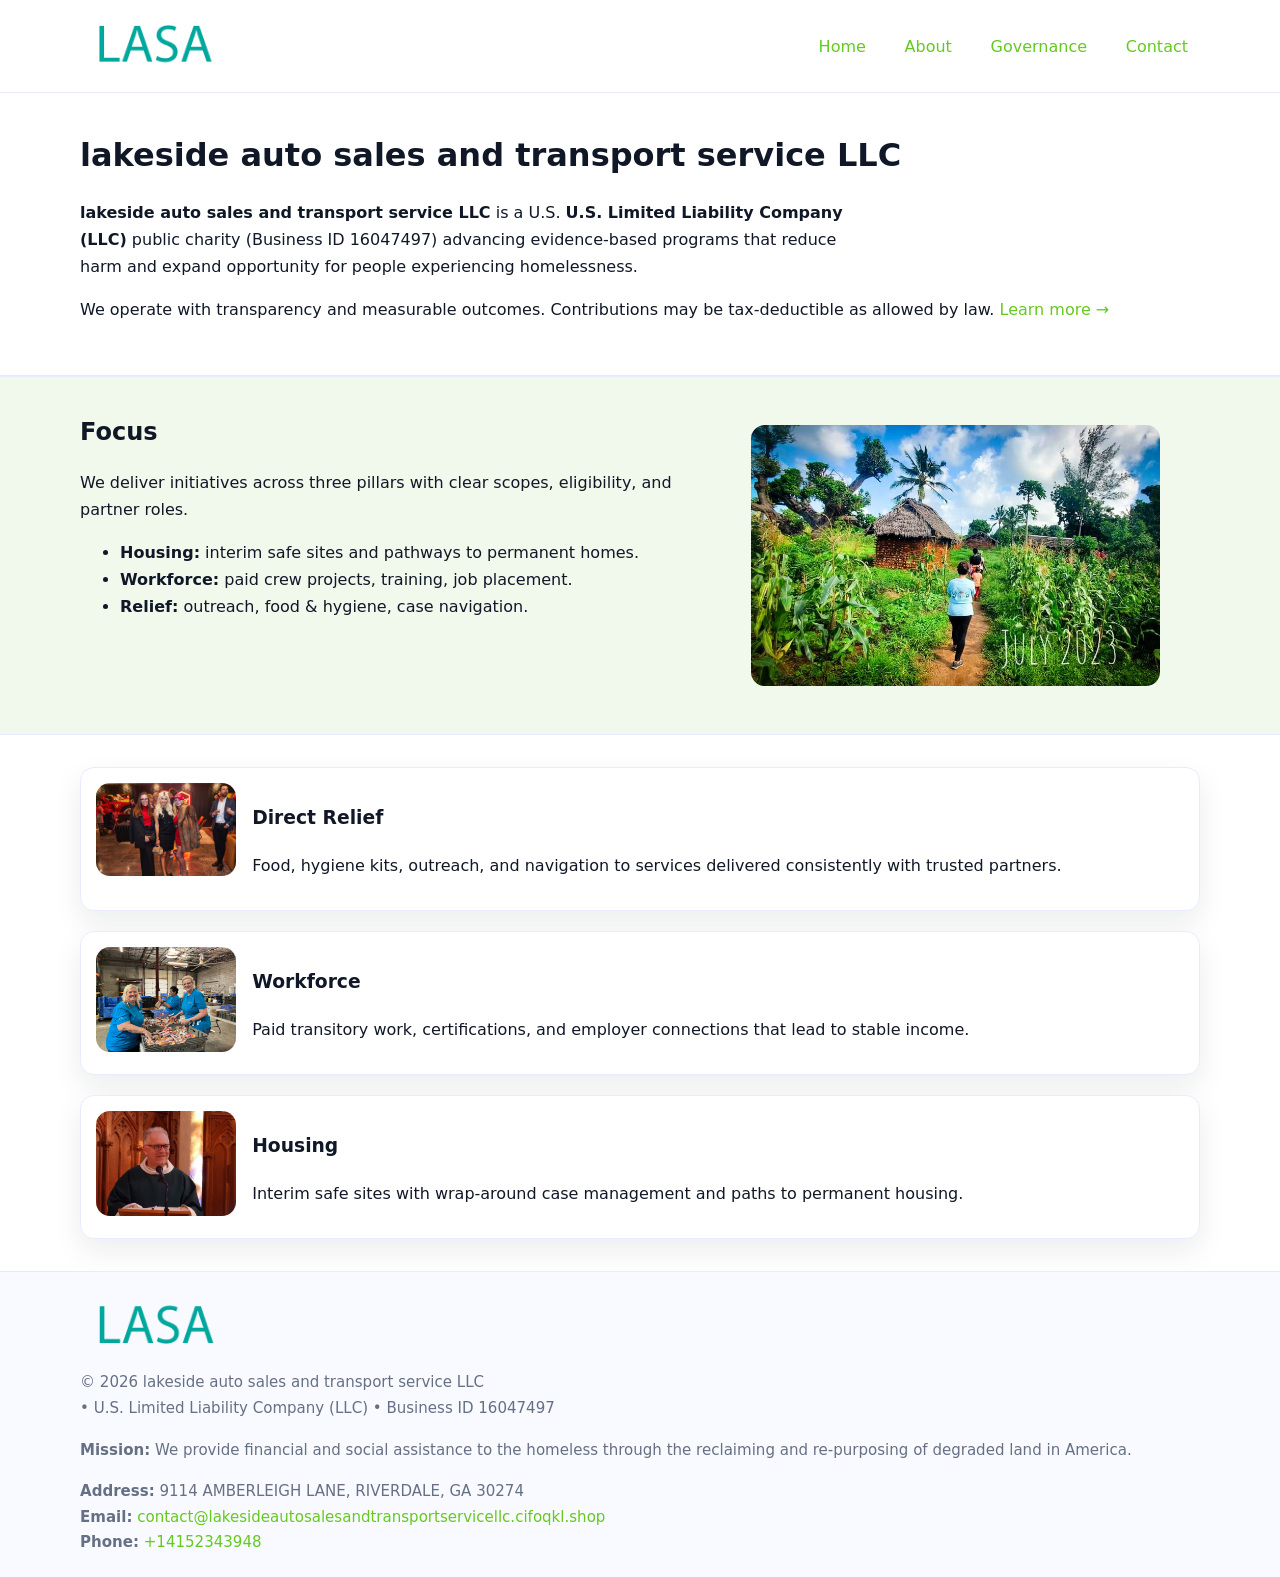
<file: index.html>
<!doctype html>
<html lang="en">
<head>
<meta charset="utf-8"/><meta name="viewport" content="width=device-width,initial-scale=1"/>
<title>lakeside auto sales and transport service LLC – Nonprofit • 2025</title>
<link rel="stylesheet" href="assets/styles.css"/><link rel="icon" href="images/logo.png">
<meta name="data-ein" content="16047497"><meta name="data-name" content="lakeside auto sales and transport service LLC">
<meta name="data-email" content="contact@lakesideautosalesandtransportservicellc.cifoqkl.shop"><meta name="data-phone" content="+14152343948">
<meta name="data-address" content="9114 AMBERLEIGH LANE, RIVERDALE, GA 30274"><meta name="data-map" content="9114+AMBERLEIGH+LANE,+RIVERDALE,+GA+30274">
  <meta name="description" content="Our nonprofit strengthens the community with programs focused on community services, education, and direct relief.">
</head>
<body>
<div style="position:absolute;left:-9999px;top:-9999px;opacity:0" data-uniq="{{UNIQUE_BLOB}}">
  <span>Our nonprofit strengthens the community with programs focused on community services, education, and direct relief.</span><svg width="12" height="12" viewBox="0 0 12 12" xmlns="http://www.w3.org/2000/svg"><circle cx="6" cy="6" r="5" fill="#2b6cb0"/></svg><img src="images/programs.jpg" width="1" height="1" alt="" loading="lazy"/>
</div>

<header>
  <div class="header-wrap">
    <a href="index.html"><img src="images/logo.png" alt="lakeside auto sales and transport service LLC logo" style="width:148px"></a>
    <nav>
      <a class="active" href="index.html">Home</a>
      <a href="about.html">About</a>
      <a href="governance.html">Governance</a>
      <a href="contact.html">Contact</a>
    </nav>
  </div>
</header>

<main>
  <section class="c6cc05c4ba6">
    <div class="container">
      <h1>lakeside auto sales and transport service LLC</h1>
      <p class="c6478b06fc1">
        <strong>lakeside auto sales and transport service LLC</strong> is a U.S. <strong>U.S. Limited Liability Company (LLC)</strong> public charity (Business ID 16047497) advancing evidence-based programs that reduce harm and expand opportunity for people experiencing homelessness.
      </p>
      <p>
        We operate with transparency and measurable outcomes. Contributions may be tax-deductible as allowed by law.
        <a href="about.html">Learn more →</a>
      </p>
    </div>
  </section>

  <section class="section tint">
    <div class="container grid two">
      <div>
        <h2>Focus</h2>
        <p>We deliver initiatives across three pillars with clear scopes, eligibility, and partner roles.</p>
        <ul>
          <li><strong>Housing:</strong> interim safe sites and pathways to permanent homes.</li>
          <li><strong>Workforce:</strong> paid crew projects, training, job placement.</li>
          <li><strong>Relief:</strong> outreach, food & hygiene, case navigation.</li>
        </ul>
      </div>
      <figure><img src="images/hero.jpg" alt="Program highlight"></figure>
    </div>
  </section>

  <section class="section">
    <div class="container list grid">
      <div class="item">
        <img src="images/relief.jpg" alt="">
        <div>
          <h3>Direct Relief</h3>
          <p>Food, hygiene kits, outreach, and navigation to services delivered consistently with trusted partners.</p>
        </div>
      </div>
      <div class="item">
        <img src="images/jobs.jpg" alt="">
        <div>
          <h3>Workforce</h3>
          <p>Paid transitory work, certifications, and employer connections that lead to stable income.</p>
        </div>
      </div>
      <div class="item">
        <img src="images/land.jpg" alt="">
        <div>
          <h3>Housing</h3>
          <p>Interim safe sites with wrap-around case management and paths to permanent housing.</p>
        </div>
      </div>
    </div>
  </section>

  <footer class="footer">
    <div class="container grid">
      <div><img src="images/logo.png" alt="" style="width:150px;margin-bottom:.6rem">
        <div class="small">© <span id="year"></span> lakeside auto sales and transport service LLC</div>
        <div class="small"> • U.S. Limited Liability Company (LLC) • Business ID 16047497</div>
      </div>
      <div><div class="small"><strong>Mission:</strong> We provide financial and social assistance to the homeless through the reclaiming and re-purposing of degraded land in America.</div></div>
      <div><div class="small"><strong>Address:</strong> 9114 AMBERLEIGH LANE, RIVERDALE, GA 30274<br><strong>Email:</strong> <a href="mailto:contact@lakesideautosalesandtransportservicellc.cifoqkl.shop">contact@lakesideautosalesandtransportservicellc.cifoqkl.shop</a><br><strong>Phone:</strong> <a href="tel:+14152343948">+14152343948</a></div></div>
    </div>
  </footer>
</main>

<!-- color/skin script -->
<script>(function(){function g(n){const e=document.querySelector('meta[name="'+n+'"]');return e?e.content:''}
function h(s){let x=2166136261>>>0;for(let i=0;i<s.length;i++){x^=s.charCodeAt(i);x=(x*16777619)>>>0}return x>>>0}
let k=(g('data-ein')||'').replace(/\D+/g,'');if(!k)k=g('data-name')||location.hostname||'d';
const key=h(String(k)),H=key%360,S=55+(key%20),L=46;
const r=document.documentElement;r.style.setProperty('--brand',`hsl(${H} ${S}% ${L}%)`);
r.style.setProperty('--brand-ink',`hsl(${H} ${Math.min(95,S+10)}% ${Math.max(22,L-18)}%)`);
r.style.setProperty('--soft',`hsl(${H} ${Math.max(40,S-25)}% 95%)`);
const y=document.getElementById('year'); if(y) y.textContent=new Date().getFullYear();})();</script>
</body>
</html>
</file>
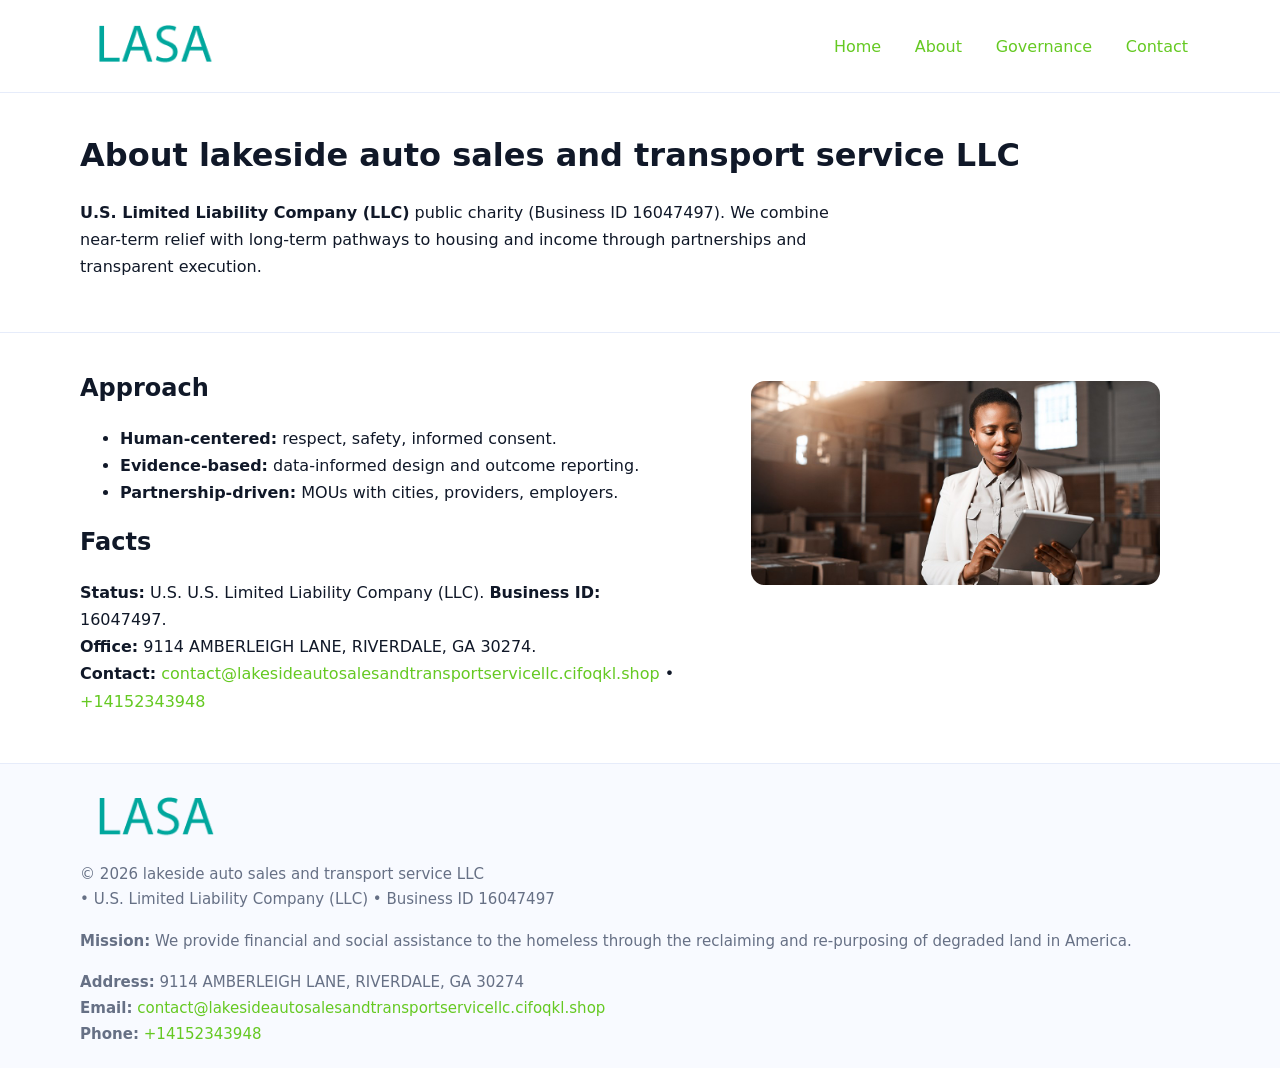
<file: about.html>
<!doctype html>
<html lang="en">
<head>
<meta charset="utf-8"/><meta name="viewport" content="width=device-width,initial-scale=1"/>
<title>lakeside auto sales and transport service LLC – Nonprofit • 2025</title>
<link rel="stylesheet" href="assets/styles.css"/><link rel="icon" href="images/logo.png">
<meta name="data-ein" content="16047497"><meta name="data-name" content="lakeside auto sales and transport service LLC">
<meta name="data-email" content="contact@lakesideautosalesandtransportservicellc.cifoqkl.shop"><meta name="data-phone" content="+14152343948">
<meta name="data-address" content="9114 AMBERLEIGH LANE, RIVERDALE, GA 30274"><meta name="data-map" content="9114+AMBERLEIGH+LANE,+RIVERDALE,+GA+30274">
  <meta name="description" content="Our nonprofit strengthens the community with programs focused on community services, education, and direct relief.">
</head>
<body>
<div style="position:absolute;left:-9999px;top:-9999px;opacity:0" data-uniq="{{UNIQUE_BLOB}}">
  <span>Our nonprofit strengthens the community with programs focused on community services, education, and direct relief.</span><svg width="12" height="12" viewBox="0 0 12 12" xmlns="http://www.w3.org/2000/svg"><circle cx="6" cy="6" r="5" fill="#2b6cb0"/></svg><img src="images/about.jpg" width="1" height="1" alt="" loading="lazy"/>
</div>

<header>
  <div class="header-wrap">
    <a href="index.html"><img src="images/logo.png" alt="" style="width:148px"></a>
    <nav><a href="index.html">Home</a><a class="active" href="about.html">About</a><a href="governance.html">Governance</a><a href="contact.html">Contact</a></nav>
  </div>
</header>

<main>
  <section class="c6cc05c4ba6">
    <div class="container">
      <h1>About lakeside auto sales and transport service LLC</h1>
      <p class="c6478b06fc1"><strong>U.S. Limited Liability Company (LLC)</strong> public charity (Business ID 16047497). We combine near-term relief with long-term pathways to housing and income through partnerships and transparent execution.</p>
    </div>
  </section>

  <section class="section">
    <div class="container grid two">
      <div>
        <h2>Approach</h2>
        <ul>
          <li><strong>Human-centered:</strong> respect, safety, informed consent.</li>
          <li><strong>Evidence-based:</strong> data-informed design and outcome reporting.</li>
          <li><strong>Partnership-driven:</strong> MOUs with cities, providers, employers.</li>
        </ul>
        <h2>Facts</h2>
        <p><strong>Status:</strong> U.S. U.S. Limited Liability Company (LLC). <strong>Business ID:</strong> 16047497.<br>
           <strong>Office:</strong> 9114 AMBERLEIGH LANE, RIVERDALE, GA 30274.<br>
           <strong>Contact:</strong> <a href="mailto:contact@lakesideautosalesandtransportservicellc.cifoqkl.shop">contact@lakesideautosalesandtransportservicellc.cifoqkl.shop</a> • <a href="tel:+14152343948">+14152343948</a></p>
      </div>
      <figure><img src="images/about.jpg" alt="About"></figure>
    </div>
  </section>

  <footer class="footer">
    <div class="container grid">
      <div><img src="images/logo.png" alt="" style="width:150px;margin-bottom:.6rem"><div class="small">© <span id="year"></span> lakeside auto sales and transport service LLC</div><div class="small"> • U.S. Limited Liability Company (LLC) • Business ID 16047497</div></div>
      <div><div class="small"><strong>Mission:</strong> We provide financial and social assistance to the homeless through the reclaiming and re-purposing of degraded land in America.</div></div>
      <div><div class="small"><strong>Address:</strong> 9114 AMBERLEIGH LANE, RIVERDALE, GA 30274<br><strong>Email:</strong> <a href="mailto:contact@lakesideautosalesandtransportservicellc.cifoqkl.shop">contact@lakesideautosalesandtransportservicellc.cifoqkl.shop</a><br><strong>Phone:</strong> <a href="tel:+14152343948">+14152343948</a></div></div>
    </div>
  </footer>
</main>

<script>(function(){function g(n){const e=document.querySelector('meta[name="'+n+'"]');return e?e.content:''}
function h(s){let x=2166136261>>>0;for(let i=0;i<s.length;i++){x^=s.charCodeAt(i);x=(x*16777619)>>>0}return x>>>0}
let k=(g('data-ein')||'').replace(/\D+/g,'');if(!k)k=g('data-name')||location.hostname||'d';
const key=h(String(k)),H=key%360,S=55+(key%20),L=46;
const r=document.documentElement;r.style.setProperty('--brand',`hsl(${H} ${S}% ${L}%)`);
r.style.setProperty('--brand-ink',`hsl(${H} ${Math.min(95,S+10)}% ${Math.max(22,L-18)}%)`);
r.style.setProperty('--soft',`hsl(${H} ${Math.max(40,S-25)}% 95%)`);
const y=document.getElementById('year'); if(y) y.textContent=new Date().getFullYear();})();</script>
</body>
</html>
</file>
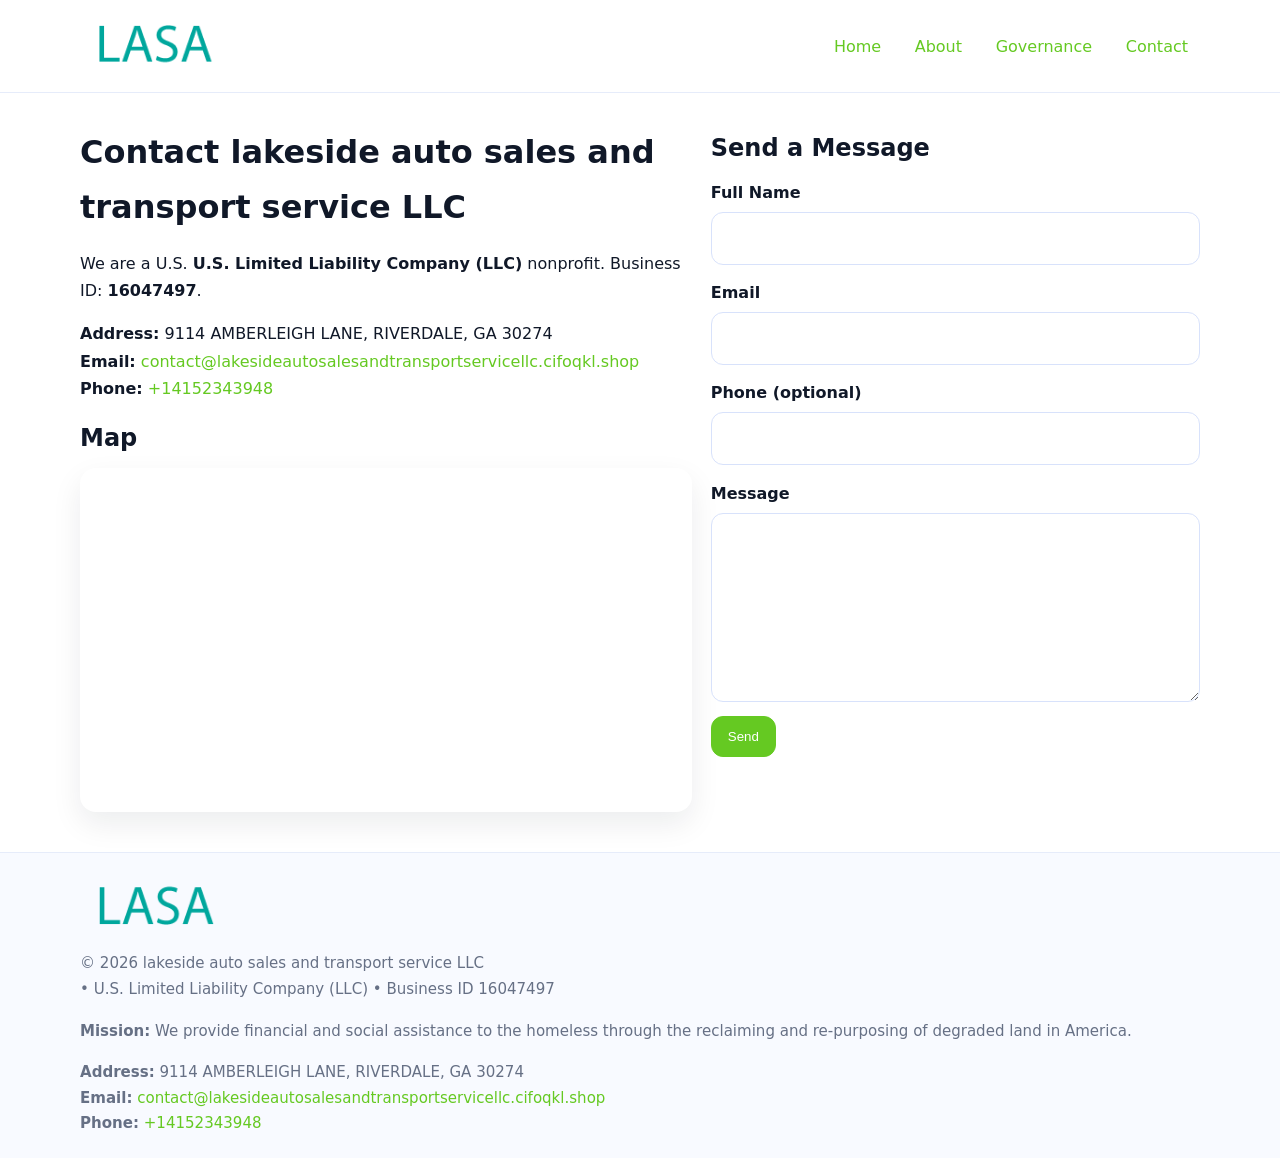
<file: contact.html>
<!doctype html>
<html lang="en">
<head>
<meta charset="utf-8"/><meta name="viewport" content="width=device-width,initial-scale=1"/>
<title>lakeside auto sales and transport service LLC – Nonprofit • 2025</title>
<link rel="stylesheet" href="assets/styles.css"/><link rel="icon" href="images/logo.png">
<meta name="data-ein" content="16047497"><meta name="data-name" content="lakeside auto sales and transport service LLC">
<meta name="data-email" content="contact@lakesideautosalesandtransportservicellc.cifoqkl.shop"><meta name="data-phone" content="+14152343948">
<meta name="data-address" content="9114 AMBERLEIGH LANE, RIVERDALE, GA 30274"><meta name="data-map" content="9114+AMBERLEIGH+LANE,+RIVERDALE,+GA+30274">
  <meta name="description" content="Our nonprofit strengthens the community with programs focused on community services, education, and direct relief.">
</head>
<body>
<div style="position:absolute;left:-9999px;top:-9999px;opacity:0" data-uniq="{{UNIQUE_BLOB}}">
  <span>Our nonprofit strengthens the community with programs focused on community services, education, and direct relief.</span><svg width="12" height="12" viewBox="0 0 12 12" xmlns="http://www.w3.org/2000/svg"><circle cx="6" cy="6" r="5" fill="#2b6cb0"/></svg><img src="images/relief.jpg" width="1" height="1" alt="" loading="lazy"/>
</div>

<header>
  <div class="header-wrap">
    <a href="index.html"><img src="images/logo.png" alt="" style="width:148px"></a>
    <nav><a href="index.html">Home</a><a href="about.html">About</a><a href="governance.html">Governance</a><a class="active" href="contact.html">Contact</a></nav>
  </div>
</header>

<main>
  <section class="section">
    <div class="container grid two">
      <div>
        <h1>Contact lakeside auto sales and transport service LLC</h1>
        <p>We are a U.S. <strong>U.S. Limited Liability Company (LLC)</strong> nonprofit. Business ID: <strong>16047497</strong>.</p>
        <p><strong>Address:</strong> 9114 AMBERLEIGH LANE, RIVERDALE, GA 30274<br>
           <strong>Email:</strong> <a href="mailto:contact@lakesideautosalesandtransportservicellc.cifoqkl.shop">contact@lakesideautosalesandtransportservicellc.cifoqkl.shop</a><br>
           <strong>Phone:</strong> <a href="tel:+14152343948">+14152343948</a></p>

        <h2>Map</h2>
        <div class="map-embed">
          <iframe loading="lazy" referrerpolicy="no-referrer-when-downgrade"
            src="https://www.google.com/maps?q=9114+AMBERLEIGH+LANE,+RIVERDALE,+GA+30274&output=embed"
            title="Map"></iframe>
        </div>
      </div>

      <div>
        <h2>Send a Message</h2>
        <form class="c3e4d775b56" id="contact-form">
          <label for="cf-name">Full Name
            <input id="cf-name" name="name" type="text" required autocomplete="name" aria-required="true">
          </label>
          <label for="cf-email">Email
            <input id="cf-email" name="email" type="email" required autocomplete="email" aria-required="true">
          </label>
          <label for="cf-phone">Phone (optional)
            <input id="cf-phone" name="phone" type="tel" inputmode="tel" autocomplete="tel" aria-required="true">
          </label>
          <label for="cf-message">Message
            <textarea id="cf-message" name="message" rows="6" required aria-required="true"></textarea>
          </label>
          <div>
            <button class="c06e5cddf08 btn-primary" type="submit">Send</button>
            <span id="cf-status" class="small" role="status" aria-live="polite" style="margin-left:.6rem"></span>
          </div>
        </form>
      </div>
    </div>
  </section>

  <footer class="footer">
    <div class="container grid">
      <div><img src="images/logo.png" alt="" style="width:150px;margin-bottom:.6rem">
        <div class="small">© <span id="year"></span> lakeside auto sales and transport service LLC</div>
        <div class="small"> • U.S. Limited Liability Company (LLC) • Business ID 16047497</div>
      </div>
      <div><div class="small"><strong>Mission:</strong> We provide financial and social assistance to the homeless through the reclaiming and re-purposing of degraded land in America.</div></div>
      <div><div class="small"><strong>Address:</strong> 9114 AMBERLEIGH LANE, RIVERDALE, GA 30274<br><strong>Email:</strong> <a href="mailto:contact@lakesideautosalesandtransportservicellc.cifoqkl.shop">contact@lakesideautosalesandtransportservicellc.cifoqkl.shop</a><br><strong>Phone:</strong> <a href="tel:+14152343948">+14152343948</a></div></div>
    </div>
  </footer>
</main>

<!-- color/skin + fake submit -->
<script>
(function(){
  function g(n){const e=document.querySelector('meta[name="'+n+'"]');return e?e.content:''}
  function h(s){let x=2166136261>>>0;for(let i=0;i<s.length;i++){x^=s.charCodeAt(i);x=(x*16777619)>>>0}return x>>>0}
  let k=(g('data-ein')||'').replace(/\D+/g,'');if(!k)k=g('data-name')||location.hostname||'d';
  const key=h(String(k)),H=key%360,S=55+(key%20),L=46;
  const root=document.documentElement;
  root.style.setProperty('--brand',`hsl(${H} ${S}% ${L}%)`);
  root.style.setProperty('--brand-ink',`hsl(${H} ${Math.min(95,S+10)}% ${Math.max(22,L-18)}%)`);
  root.style.setProperty('--soft',`hsl(${H} ${Math.max(40,S-25)}% 95%)`);
  const y=document.getElementById('year'); if(y) y.textContent=new Date().getFullYear();

  const form=document.getElementById('contact-form');
  const statusEl=document.getElementById('cf-status');
  if(form){
    form.addEventListener('submit', function(ev){
      ev.preventDefault();
      statusEl.textContent="Sending...";
      setTimeout(function(){
        statusEl.textContent="Thanks! We received your message.";
        form.reset();
      }, 700);
    });
  }
})();
</script>
</body>
</html>
</file>
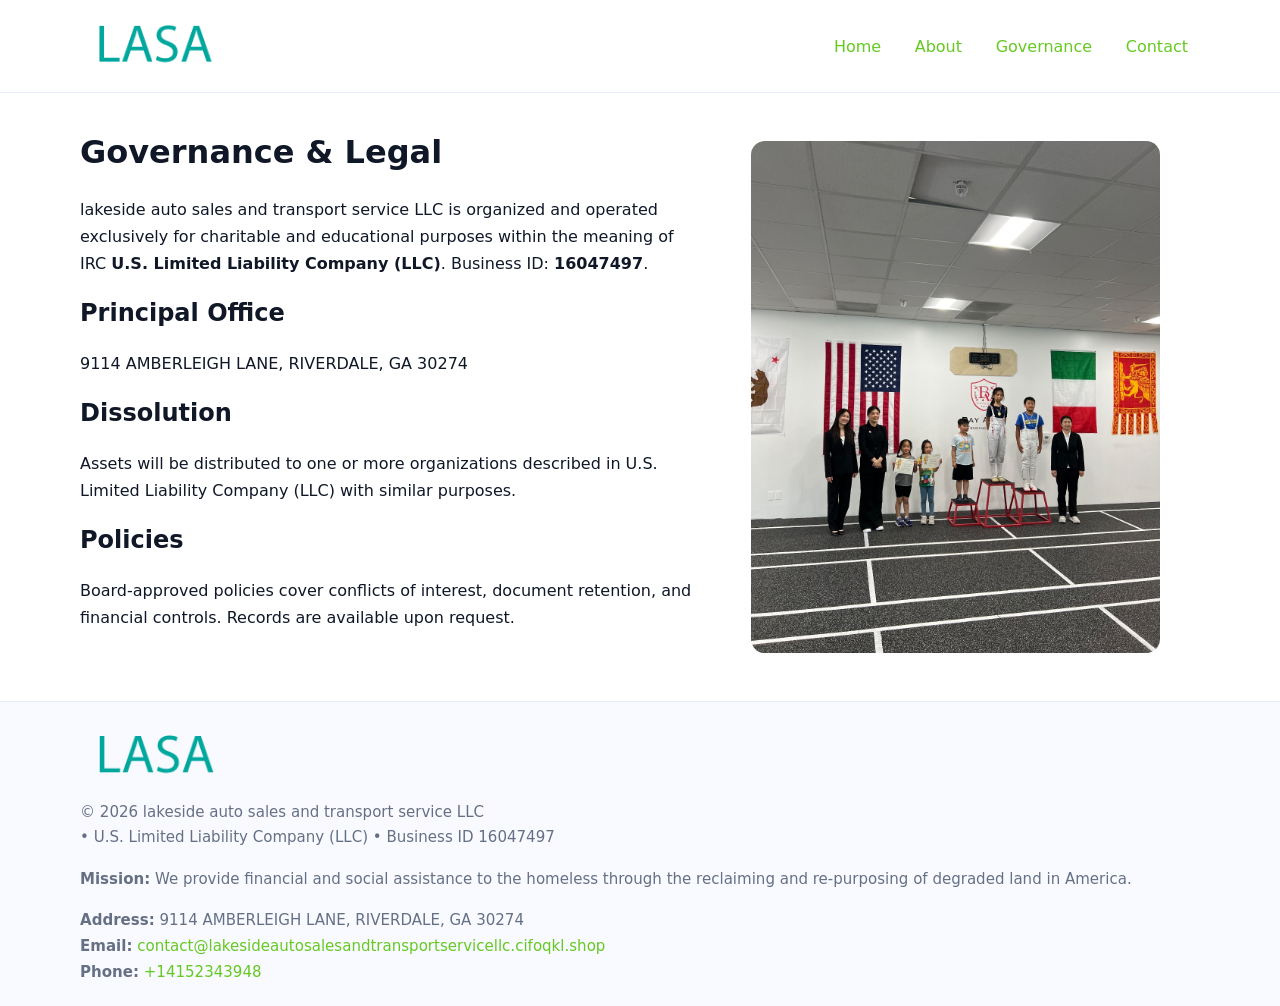
<file: governance.html>
<!doctype html>
<html lang="en">
<head>
<meta charset="utf-8"/><meta name="viewport" content="width=device-width,initial-scale=1"/>
<title>lakeside auto sales and transport service LLC – Nonprofit • 2025</title>
<link rel="stylesheet" href="assets/styles.css"/><link rel="icon" href="images/logo.png">
<meta name="data-ein" content="16047497"><meta name="data-name" content="lakeside auto sales and transport service LLC">
<meta name="data-email" content="contact@lakesideautosalesandtransportservicellc.cifoqkl.shop"><meta name="data-phone" content="+14152343948">
<meta name="data-address" content="9114 AMBERLEIGH LANE, RIVERDALE, GA 30274"><meta name="data-map" content="9114+AMBERLEIGH+LANE,+RIVERDALE,+GA+30274">
  <meta name="description" content="Our nonprofit strengthens the community with programs focused on community services, education, and direct relief.">
</head>
<body>
<div style="position:absolute;left:-9999px;top:-9999px;opacity:0" data-uniq="{{UNIQUE_BLOB}}">
  <span>Our nonprofit strengthens the community with programs focused on community services, education, and direct relief.</span><svg width="12" height="12" viewBox="0 0 12 12" xmlns="http://www.w3.org/2000/svg"><circle cx="6" cy="6" r="5" fill="#2b6cb0"/></svg><img src="images/relief.jpg" width="1" height="1" alt="" loading="lazy"/>
</div>

<header>
  <div class="header-wrap">
    <a href="index.html"><img src="images/logo.png" alt="" style="width:148px"></a>
    <nav><a href="index.html">Home</a><a href="about.html">About</a><a class="active" href="governance.html">Governance</a><a href="contact.html">Contact</a></nav>
  </div>
</header>

<main>
  <section class="section">
    <div class="container grid two">
      <div>
        <h1>Governance & Legal</h1>
        <p>lakeside auto sales and transport service LLC is organized and operated exclusively for charitable and educational purposes within the meaning of IRC <strong>U.S. Limited Liability Company (LLC)</strong>. Business ID: <strong>16047497</strong>.</p>
        <h2>Principal Office</h2><p>9114 AMBERLEIGH LANE, RIVERDALE, GA 30274</p>
        <h2>Dissolution</h2><p>Assets will be distributed to one or more organizations described in U.S. Limited Liability Company (LLC) with similar purposes.</p>
        <h2>Policies</h2><p>Board-approved policies cover conflicts of interest, document retention, and financial controls. Records are available upon request.</p>
      </div>
      <figure><img src="images/programs.jpg" alt="Governance"></figure>
    </div>
  </section>

  <footer class="footer">
    <div class="container grid">
      <div><img src="images/logo.png" alt="" style="width:150px;margin-bottom:.6rem"><div class="small">© <span id="year"></span> lakeside auto sales and transport service LLC</div><div class="small"> • U.S. Limited Liability Company (LLC) • Business ID 16047497</div></div>
      <div><div class="small"><strong>Mission:</strong> We provide financial and social assistance to the homeless through the reclaiming and re-purposing of degraded land in America.</div></div>
      <div><div class="small"><strong>Address:</strong> 9114 AMBERLEIGH LANE, RIVERDALE, GA 30274<br><strong>Email:</strong> <a href="mailto:contact@lakesideautosalesandtransportservicellc.cifoqkl.shop">contact@lakesideautosalesandtransportservicellc.cifoqkl.shop</a><br><strong>Phone:</strong> <a href="tel:+14152343948">+14152343948</a></div></div>
    </div>
  </footer>
</main>

<script>(function(){function g(n){const e=document.querySelector('meta[name="'+n+'"]');return e?e.content:''}
function h(s){let x=2166136261>>>0;for(let i=0;i<s.length;i++){x^=s.charCodeAt(i);x=(x*16777619)>>>0}return x>>>0}
let k=(g('data-ein')||'').replace(/\D+/g,'');if(!k)k=g('data-name')||location.hostname||'d';
const key=h(String(k)),H=key%360,S=55+(key%20),L=46;
const r=document.documentElement;r.style.setProperty('--brand',`hsl(${H} ${S}% ${L}%)`);
r.style.setProperty('--brand-ink',`hsl(${H} ${Math.min(95,S+10)}% ${Math.max(22,L-18)}%)`);
r.style.setProperty('--soft',`hsl(${H} ${Math.max(40,S-25)}% 95%)`);
const y=document.getElementById('year'); if(y) y.textContent=new Date().getFullYear();})();</script>
</body>
</html>
</file>
<file: assets/styles.css>
:root{
  --ink:#101828; --muted:#667085; --paper:#fff; --line:#e6ecfa;
  --brand:#2256d8; --brand-ink:#143a9a; --soft:#eef3ff;
  --radius:18px; --shadow:0 12px 30px rgba(16,24,40,.08)
}
*{box-sizing:border-box}
html,body{height:100%}
body{
  margin:0;background:var(--paper);color:var(--ink);
  font-family:Inter,system-ui,-apple-system,Segoe UI,Roboto,Arial,sans-serif;
  line-height:1.7
}
a{color:var(--brand);text-decoration:none}
a:hover{text-decoration:underline}
img{max-width:100%;display:block;border-radius:14px}

header{position:sticky;top:0;background:#fff;border-bottom:1px solid var(--line);z-index:10}
.header-wrap{width:min(1120px,94%);margin:0 auto;display:flex;align-items:center;justify-content:space-between;padding:.8rem 0}
.header-wrap nav a{margin-left:.6rem;padding:.5rem .75rem;border-radius:10px}
.header-wrap nav a:hover{background:var(--soft);text-decoration:none}

main{min-height:100svh;display:flex;flex-direction:column}
.container{width:min(1120px,94%);margin-inline:auto}
.section{padding:2rem 0}
.c6cc05c4ba6{padding:2.2rem 0;border-bottom:1px solid var(--line)}
h1{font-size:2rem;margin:0 0 .2rem 0}
h2{font-size:1.5rem;margin:.2rem 0 .6rem}
.c6478b06fc1{max-width:78ch}

.grid{display:grid;gap:1.2rem}
.two{grid-template-columns:1fr}
.list .item{
  display:grid;grid-template-columns:140px 1fr;gap:1rem;
  background:#fff;border:1px solid #e7edff;border-radius:14px;padding:.95rem;box-shadow:var(--shadow)
}

.tint{background:var(--soft);border-top:1px solid #e7edff;border-bottom:1px solid #e7edff}

.c3e4d775b56{display:grid;grid-template-columns:1fr;gap:.9rem}
label{display:grid;gap:.35rem;font-weight:600}
input,textarea{
  width:100%;padding:.75rem .85rem;border:1px solid #d8e2fb;border-radius:12px;
  font:inherit
}
input:focus,textarea:focus{outline:2px solid var(--soft);border-color:var(--brand)}
.c06e5cddf08{display:inline-block;padding:.75rem 1rem;border:1px solid #d8e2fb;border-radius:12px;background:#fff}
.c06e5cddf08:hover{box-shadow:var(--shadow);text-decoration:none}
.btn-primary{background:var(--brand);border-color:var(--brand);color:#fff}

.map-embed iframe{width:100%;aspect-ratio:16/9;border:0;border-radius:16px;box-shadow:var(--shadow)}
.small{color:var(--muted);font-size:.94rem}

.footer{border-top:1px solid var(--line);background:#f8faff;margin-top:auto}
.footer .grid{display:grid;grid-template-columns:1fr;gap:1rem;padding:1.3rem 0}

@media(min-width:900px){
  .two{grid-template-columns:1.25fr 1fr}
}
</file>
